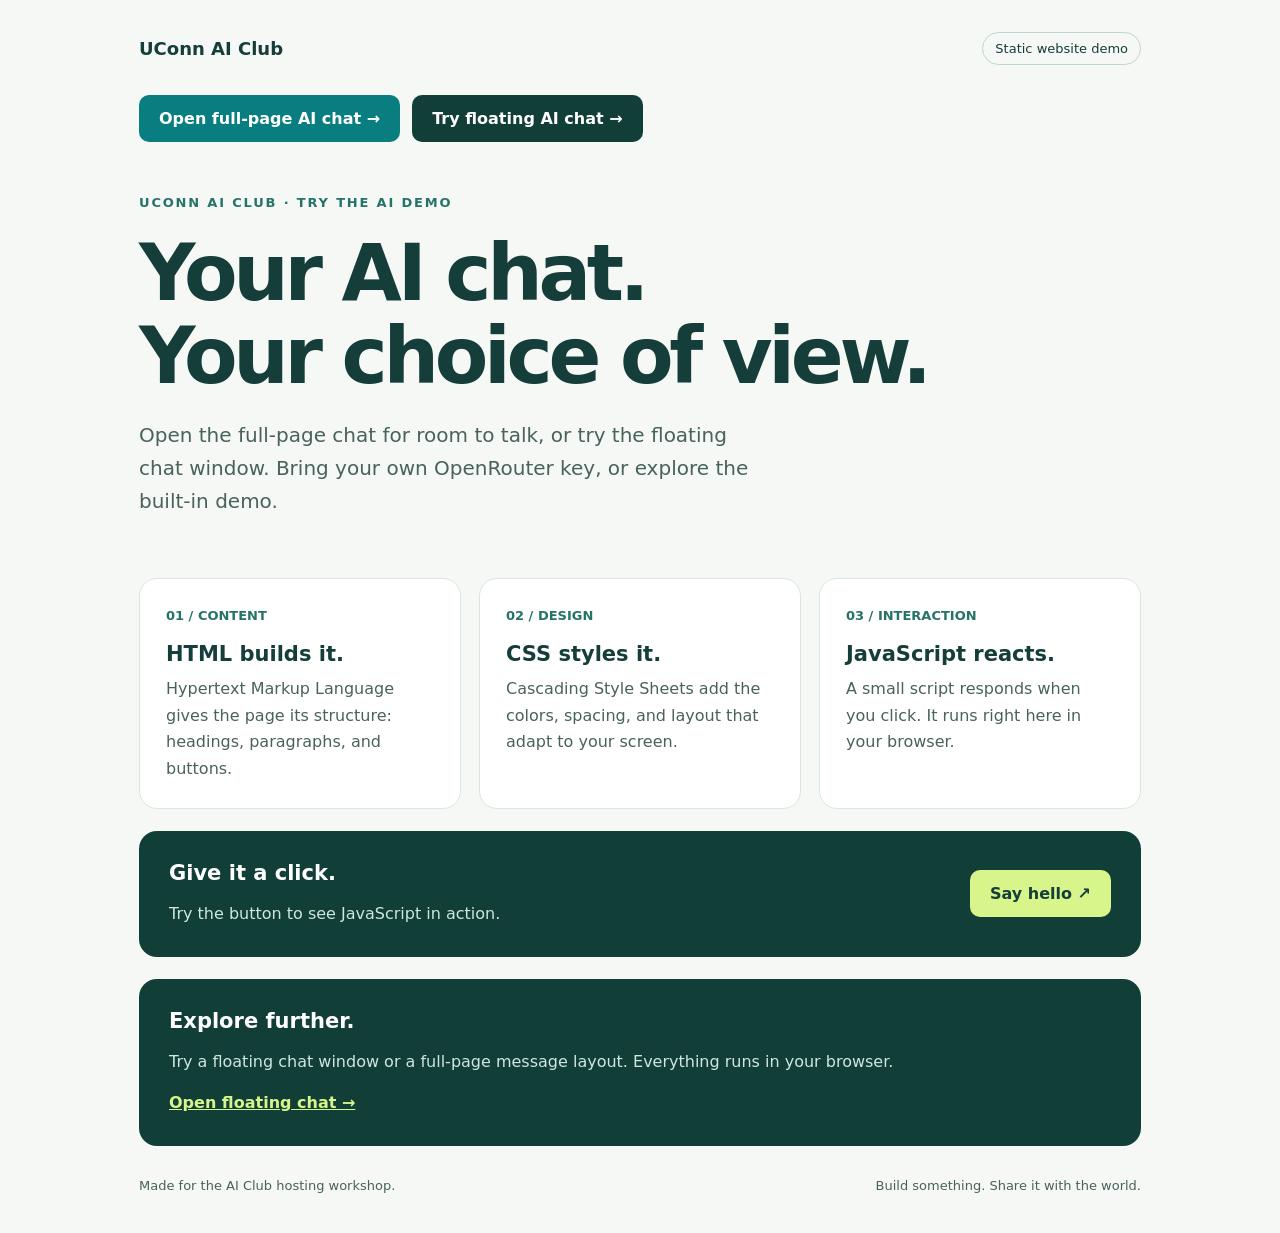
<file: index.html>
<!doctype html>
<html lang="en">
<head>
  <meta charset="utf-8">
  <meta name="viewport" content="width=device-width, initial-scale=1">
  <meta name="description" content="A simple AI Club static website for learning how web hosting works.">
  <title>UConn AI Club · My First Website</title>
  <style>
    :root { color-scheme: light; font-family: system-ui, sans-serif; color: #153d3a; background: #f5f8f5; }
    * { box-sizing: border-box; }
    body { margin: 0; }
    main { max-width: 1050px; margin: auto; padding: 32px 24px; }
    header, footer { display: flex; justify-content: space-between; gap: 16px; align-items: center; }
    .brand { font-weight: 800; font-size: 18px; }
    .badge { border: 1px solid #bdd7ce; border-radius: 30px; padding: 8px 12px; font-size: 13px; }
    .hero { padding: 40px 0 40px; max-width: 800px; }
    .eyebrow { color: #267369; font-size: 13px; font-weight: 750; letter-spacing: .14em; text-transform: uppercase; }
    h1 { font-size: clamp(42px, 7vw, 78px); line-height: 1.06; letter-spacing: -.055em; margin: 22px 0; }
    .intro { font-size: 20px; line-height: 1.65; max-width: 620px; color: #49625d; }
    .cards { display: grid; grid-template-columns: repeat(3, 1fr); gap: 18px; }
    article { background: white; border: 1px solid #dae5df; padding: 26px; border-radius: 18px; }
    .number { color: #267369; font-size: 13px; font-weight: 700; }
    h2 { font-size: 21px; margin: 18px 0 10px; }
    article p { color: #49625d; line-height: 1.65; margin: 0; }
    .demo { background: #123e38; color: white; border-radius: 18px; padding: 30px; margin-top: 22px; display: flex; align-items: center; justify-content: space-between; gap: 24px; }
    .demo h2 { margin-top: 0; }
    .demo p { color: #cee7df; line-height: 1.6; margin-bottom: 0; }
    button { background: #d7f58b; color: #153d3a; border: 0; border-radius: 10px; padding: 14px 20px; font: inherit; font-weight: 750; cursor: pointer; white-space: nowrap; }
    button:hover { background: #e5ffad; }
    button:focus-visible { outline: 3px solid white; outline-offset: 5px; }
    footer { padding: 32px 0 8px; font-size: 13px; color: #49625d; }
    @media (max-width: 650px) { .hero { padding-top: 32px; } .cards { grid-template-columns: 1fr; } .demo, footer { align-items: flex-start; flex-direction: column; } header { flex-wrap: wrap; } }
  </style>
</head>
<body>
  <main>
    <header>
      <span class="brand">UConn AI Club</span>
      <span class="badge">Static website demo</span>
    </header>
    <nav aria-label="AI chat pages" style="display:flex;flex-wrap:wrap;gap:12px;margin-top:30px">
      <a href="chat/" style="background:#087e80;color:white;padding:14px 20px;border-radius:10px;font-weight:700;text-decoration:none">Open full-page AI chat →</a>
      <a href="ai-would-you-rather/" style="background:#123e38;color:white;padding:14px 20px;border-radius:10px;font-weight:700;text-decoration:none">Try floating AI chat →</a>
    </nav>
    <section class="hero" aria-labelledby="title">
      <p class="eyebrow">UConn AI Club · Try the AI demo</p>
      <h1 id="title">Your AI chat.<br>Your choice of view.</h1>
      <p class="intro">Open the full-page chat for room to talk, or try the floating chat window. Bring your own OpenRouter key, or explore the built-in demo.</p>
    </section>
    <section class="cards" aria-label="What makes this page work">
      <article><span class="number">01 / CONTENT</span><h2>HTML builds it.</h2><p>Hypertext Markup Language gives the page its structure: headings, paragraphs, and buttons.</p></article>
      <article><span class="number">02 / DESIGN</span><h2>CSS styles it.</h2><p>Cascading Style Sheets add the colors, spacing, and layout that adapt to your screen.</p></article>
      <article><span class="number">03 / INTERACTION</span><h2>JavaScript reacts.</h2><p>A small script responds when you click. It runs right here in your browser.</p></article>
    </section>
    <section class="demo" aria-labelledby="demo-title">
      <div><h2 id="demo-title">Give it a click.</h2><p id="result" role="status" aria-live="polite">Try the button to see JavaScript in action.</p></div>
      <button id="demo-button" type="button">Say hello ↗</button>
    </section>
    <section class="demo" aria-labelledby="ai-title">
      <div><h2 id="ai-title">Explore further.</h2><p>Try a floating chat window or a full-page message layout. Everything runs in your browser.</p><p><a href="ai-would-you-rather/" style="color:#d7f58b;font-weight:700">Open floating chat →</a></p></div>
    </section>
    <noscript><p>JavaScript is disabled. You can still read this page; enable it to try the button.</p></noscript>
    <footer><span>Made for the AI Club hosting workshop.</span><span>Build something. Share it with the world.</span></footer>
  </main>
  <script>
    let clicks = 0;
    document.getElementById('demo-button').addEventListener('click', () => {
      clicks += 1;
      document.getElementById('result').textContent = `Hello from your browser! You clicked ${clicks} ${clicks === 1 ? 'time' : 'times'}.`;
    });
  </script>
</body>
</html>
</file>
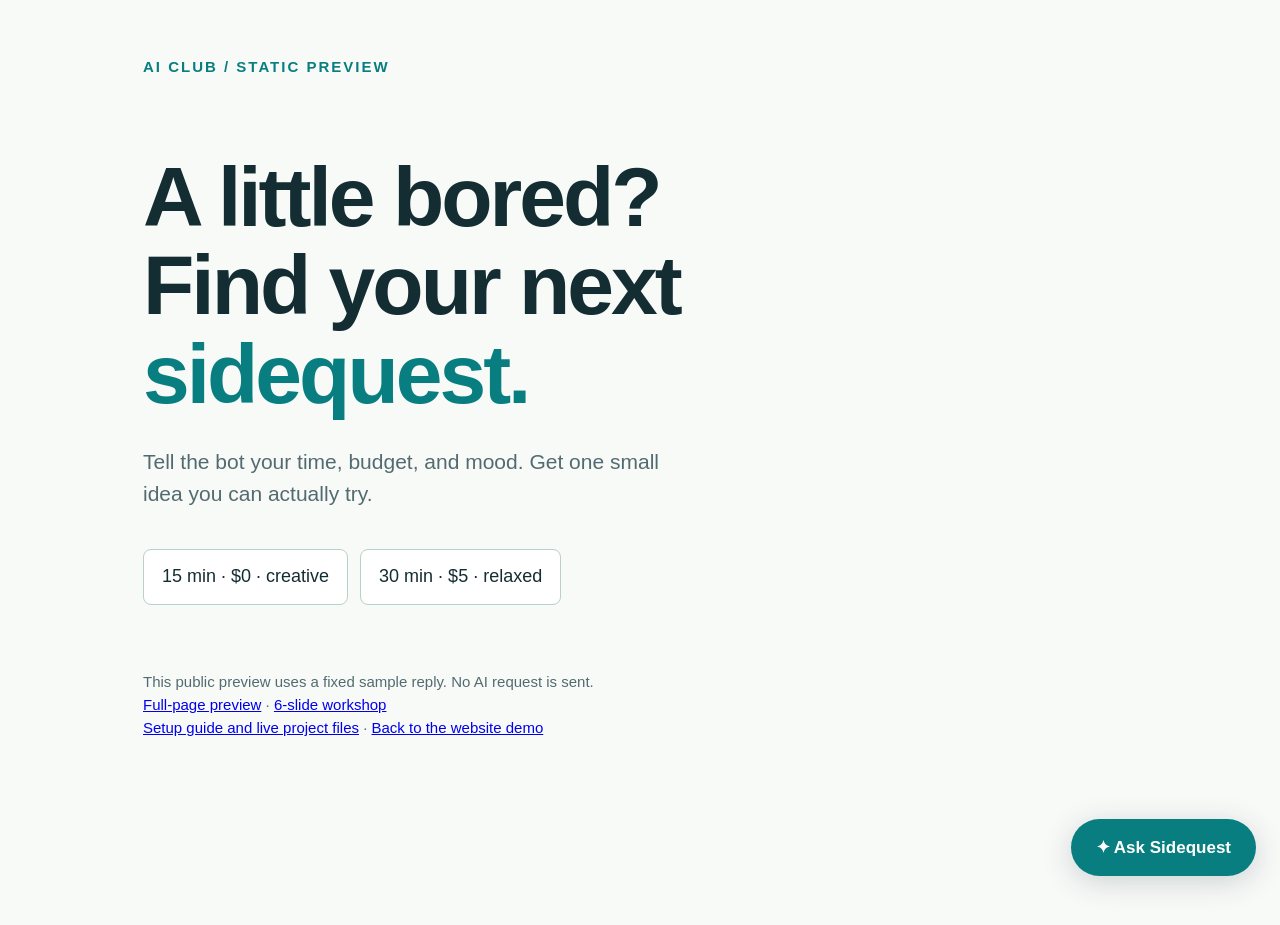
<file: ai-sidequest/index.html>
<!doctype html>
<html lang="en">
<head>
<meta charset="utf-8"><meta name="viewport" content="width=device-width,initial-scale=1">
<title>Sidequest Bot · Static Preview</title>
<script>globalThis.SIDEQUEST_PREVIEW = true;</script>
<style>
  *{box-sizing:border-box}body{margin:0;background:#f8faf8;color:#142d32;font:18px/1.55 Arial,sans-serif}main{max-width:1050px;margin:auto;padding:55px 28px 170px}.brand{font-weight:700;color:#087e80;letter-spacing:2px;font-size:15px}h1{font-size:clamp(46px,7vw,84px);line-height:1.05;max-width:800px;letter-spacing:-3px;margin:75px 0 28px}h1 em{font-style:normal;color:#087e80}.intro{max-width:530px;color:#536b70;font-size:21px}.ideas{display:flex;flex-wrap:wrap;gap:12px;margin-top:38px}.ideas button{border:1px solid #b7d1cb;background:white;border-radius:8px;padding:13px 18px;color:#142d32;font:inherit;cursor:pointer}.footnote{margin-top:65px;color:#536b70;font-size:15px;max-width:560px}button:focus-visible,a:focus-visible,input:focus-visible{outline:3px solid #c17b24;outline-offset:3px}
</style>
<!-- BOT CSS START: copy this style block to your existing page's head -->
<style>
  #sq-toggle{position:fixed;right:24px;bottom:24px;z-index:1000;border:0;border-radius:99px;padding:18px 25px;background:#087e80;color:white;font:bold 17px Arial;box-shadow:0 6px 30px #142d3230;cursor:pointer}
  #sq-panel{position:fixed;right:24px;bottom:94px;z-index:1000;width:390px;max-width:calc(100vw - 32px);max-height:calc(100dvh - 116px);background:white;color:#142d32;border:1px solid #d2e2dc;border-radius:18px;box-shadow:0 12px 60px #142d3220;overflow:auto;font:16px/1.45 Arial,sans-serif}
  #sq-panel[hidden]{display:none}#sq-panel header{padding:20px 22px;background:#142d32;color:white;display:flex;align-items:center;justify-content:space-between}#sq-panel h2{font-size:21px;margin:0}#sq-close{background:none;color:white;border:0;font-size:25px;cursor:pointer}#sq-mode{font-size:12px;color:#96e3cb;margin-top:4px}
  #sq-log{padding:18px 20px;max-height:280px;overflow:auto;white-space:pre-wrap;overflow-wrap:anywhere}.sq-message{margin:0 0 15px;padding-bottom:15px;border-bottom:1px solid #e6efec}.sq-message strong{display:block;font-size:12px;letter-spacing:1px;color:#087e80;margin-bottom:6px}#sq-form{padding:0 20px 18px}#sq-form label{display:block;font-size:13px;margin-bottom:6px}#sq-input{box-sizing:border-box;width:100%;font:16px Arial;padding:12px;border:1px solid #9bbab1;border-radius:7px}#sq-send{margin-top:10px;width:100%;background:#087e80;color:white;border:0;border-radius:7px;padding:12px;font:bold 15px Arial;cursor:pointer}#sq-send:disabled{opacity:.6;cursor:wait}#sq-status{font-size:13px;color:#536b70;min-height:20px;margin:10px 0 0}#sq-privacy{font-size:11px;padding:0 20px 16px;color:#536b70;margin:0}
  @media(max-width:500px){#sq-panel{right:16px;bottom:87px}#sq-toggle{right:16px;bottom:16px}#sq-log{max-height:210px}}
  body.sq-full main,body.sq-full #sq-toggle{display:none}body.sq-full #sq-panel{position:relative;right:auto;bottom:auto;margin:40px auto;width:650px;max-height:none}body.sq-full #sq-log{max-height:50vh}body.sq-full #sq-close{display:none}
</style>
<!-- BOT CSS END -->
</head>
<body>
<main>
  <div class="brand">AI CLUB / STATIC PREVIEW</div>
  <h1>A little bored?<br>Find your next <em>sidequest.</em></h1>
  <p class="intro">Tell the bot your time, budget, and mood. Get one small idea you can actually try.</p>
  <div class="ideas"><button data-prompt="I have 15 minutes and $0. Give me something creative to do indoors.">15 min · $0 · creative</button><button data-prompt="I have 30 minutes and $5. Suggest a relaxing activity.">30 min · $5 · relaxed</button></div>
  <p class="footnote">This public preview uses a fixed sample reply. No AI request is sent.<br><a href="?view=bot">Full-page preview</a> · <a href="slides/OpenRouter-20-Minute-Workshop.pptx">6-slide workshop</a><br><a href="https://github.com/Casper3211/Static-Page-Demo/tree/main/ai-sidequest">Setup guide and live project files</a> · <a href="../">Back to the website demo</a></p>
</main>
<!-- BOT HTML START: copy this block just before your existing page's closing body tag -->
<button id="sq-toggle" aria-controls="sq-panel" aria-expanded="false">✦ Ask Sidequest</button>
<section id="sq-panel" aria-labelledby="sq-title" hidden>
  <header><div><h2 id="sq-title">Sidequest Bot</h2><div id="sq-mode">Checking mode…</div></div><button id="sq-close" aria-label="Close chat">×</button></header>
  <div id="sq-log" role="log" aria-live="polite"><div class="sq-message"><strong>SIDEQUEST</strong>What is your time, budget, and mood? Each request is a fresh conversation.</div></div>
  <form id="sq-form"><label for="sq-input">Your message</label><input id="sq-input" maxlength="1000" required autocomplete="off" placeholder="15 minutes, $0, feeling creative"><button id="sq-send">Send</button><p id="sq-status" role="status"></p></form>
  <p id="sq-privacy">Live mode sends your message to OpenRouter and NVIDIA. Use fictional or non-sensitive inputs. Check AI suggestions before acting.</p>
</section>
<!-- BOT HTML END -->
<!-- BOT SCRIPT START: copy this script after the bot HTML -->
<script>
(() => {
  const preview = globalThis.SIDEQUEST_PREVIEW === true;
  const $ = id => document.getElementById(id);
  const panel = $('sq-panel'), toggle = $('sq-toggle'), input = $('sq-input');
  function openChat() { panel.hidden = false; toggle.setAttribute('aria-expanded','true'); input.focus(); }
  function closeChat() { panel.hidden = true; toggle.setAttribute('aria-expanded','false'); toggle.focus(); }
  toggle.onclick = () => panel.hidden ? openChat() : closeChat();
  $('sq-close').onclick = closeChat;
  panel.addEventListener('keydown', e => { if(e.key === 'Escape' && !document.body.classList.contains('sq-full')) closeChat(); });
  document.querySelectorAll('[data-prompt]').forEach(button => button.onclick = () => {openChat(); input.value = button.dataset.prompt;});
  if(location.pathname === '/bot' || new URLSearchParams(location.search).get('view') === 'bot') {document.body.classList.add('sq-full'); openChat();}
  if(preview) $('sq-mode').textContent = 'STATIC PREVIEW · canned response, no AI call';
  else fetch('/api/config').then(r => { if(!r.ok) throw Error(); return r.json(); }).then(c => {$('sq-mode').textContent = c.demo ? 'DEMO MODE · canned response, no AI call' : 'LIVE MODE · OpenRouter';}).catch(() => {$('sq-mode').textContent = 'Start server.mjs and use its local URL';});
  function addMessage(label, content) {
    const line = document.createElement('div'); line.className = 'sq-message';
    const name = document.createElement('strong'); name.textContent = label;
    line.append(name,document.createTextNode(content)); $('sq-log').append(line);
    $('sq-log').scrollTop = $('sq-log').scrollHeight;
  }
  $('sq-form').onsubmit = async e => {
    e.preventDefault(); const message = input.value.trim(); if(!message) return;
    $('sq-send').disabled = true; input.disabled = true;
    $('sq-status').textContent = 'Thinking… free models can take a while.';
    addMessage('YOU',message);
    try {
      if(preview) {
        addMessage('STATIC DEMO (NOT AI)', 'Quest: Make a tiny photo story.\nFirst step: Find three ordinary objects and give each a funny caption.\nTime: 15 minutes.\nCost: $0.\n\nThis is a fixed example. Run the workshop project locally to get real OpenRouter answers.');
        input.value = ''; $('sq-status').textContent = 'Preview complete. No message was sent to an AI service.';
        return;
      }
      // CHANGE 2: Your browser calls your backend route. No API key belongs here.
      const response = await fetch('/api/chat', {
        method: 'POST', headers: {'Content-Type':'application/json'},
        body: JSON.stringify({message}), signal: AbortSignal.timeout(65000)
      });
      const data = await response.json();
      if(!response.ok) throw new Error(data.error || 'The request failed.');
      addMessage(data.demo ? 'DEMO (NOT AI)' : 'SIDEQUEST', data.reply);
      input.value = ''; $('sq-status').textContent = 'Ready for another idea.';
    } catch(error) {
      $('sq-status').textContent = error.name === 'TimeoutError' ? 'Timed out. Try again later.' : error.message;
    } finally { $('sq-send').disabled = false; input.disabled = false; input.focus(); }
  };
})();
</script>
<!-- BOT SCRIPT END -->
</body>
</html>
</file>
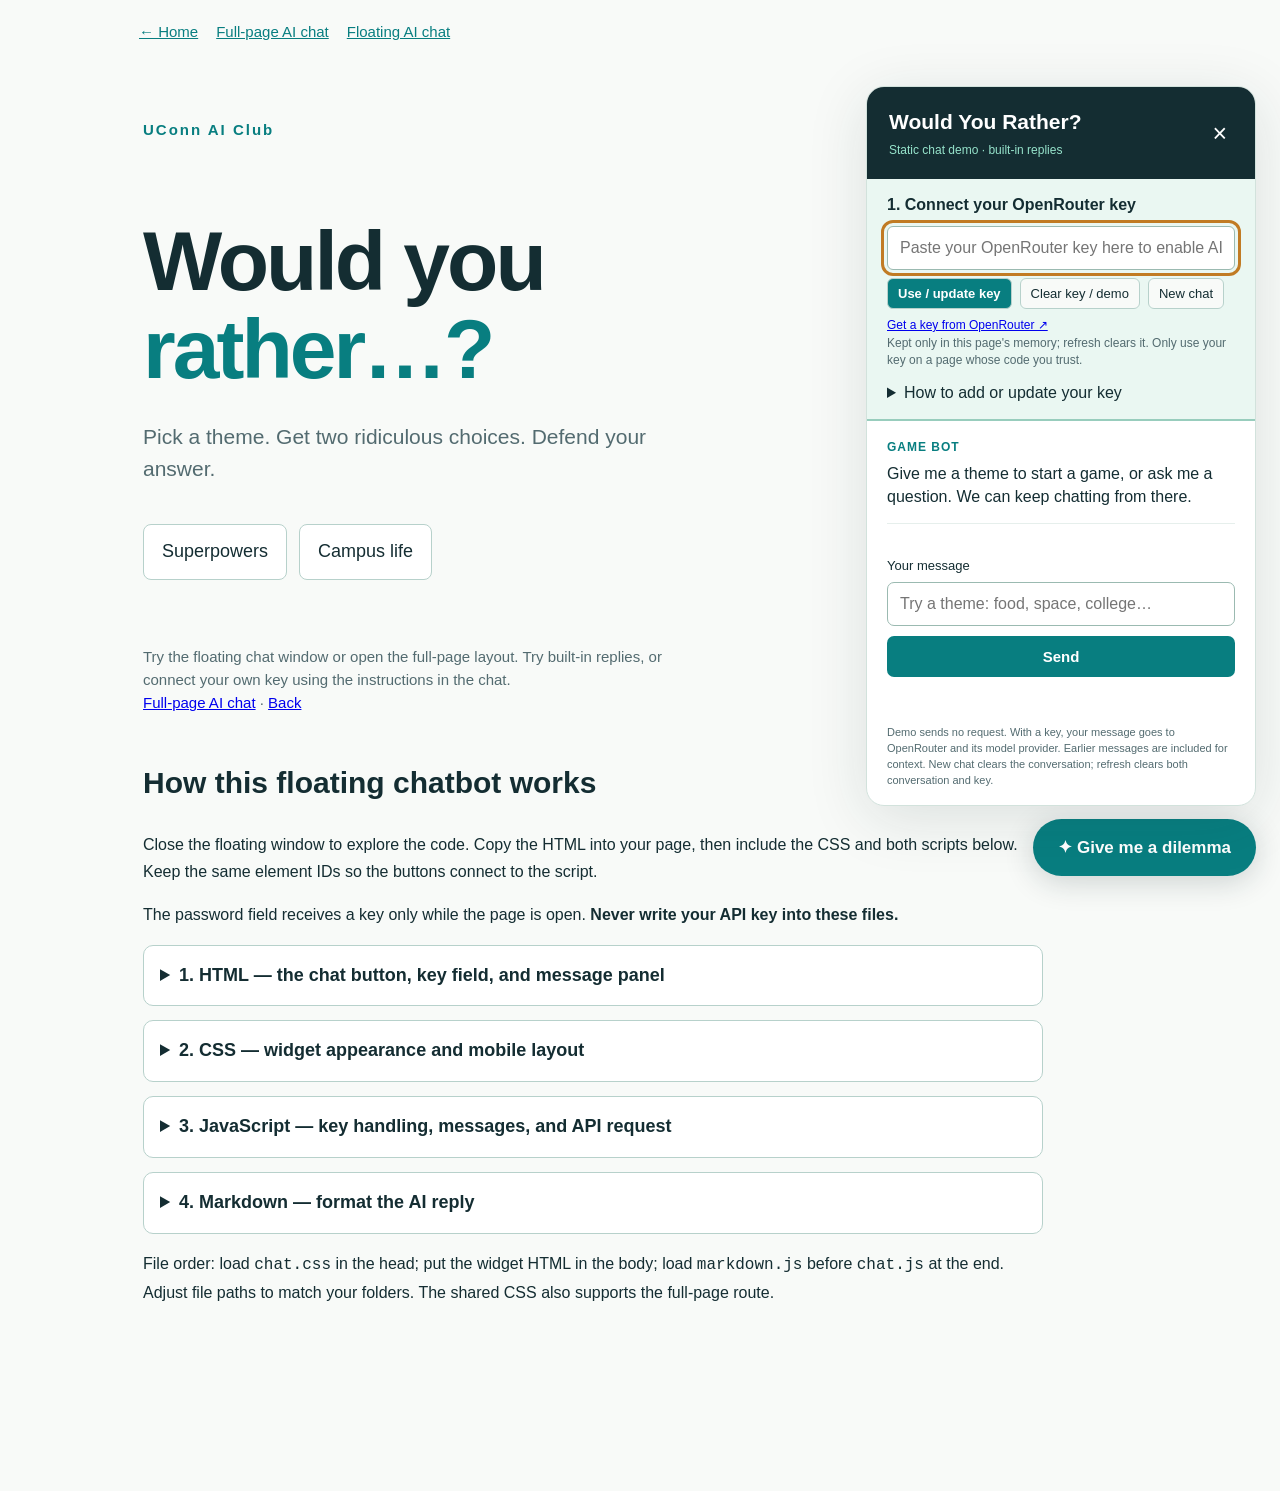
<file: ai-would-you-rather/index.html>
<!doctype html>
<html lang="en">
<head>
<meta charset="utf-8"><meta name="viewport" content="width=device-width,initial-scale=1">
<title>Would You Rather? · UConn AI Club</title>

<!-- BOT CSS START: copy this style block to your existing page's head -->

<!-- BOT CSS END -->
<link rel="stylesheet" href="../assets/chat.css">
</head>
<body>
<nav class="route-nav" aria-label="Page navigation"><a href="../">← Home</a><a href="../chat/">Full-page AI chat</a><a href="../ai-would-you-rather/">Floating AI chat</a></nav>
<main>
  <div class="brand">UConn AI Club</div>
  <!-- Customize: change the title below. -->
  <h1>Would you<br><em>rather…?</em></h1>
  <p class="intro">Pick a theme. Get two ridiculous choices. Defend your answer.</p>
  <div class="ideas"><button data-prompt="Give me a funny would-you-rather question about superpowers.">Superpowers</button><button data-prompt="Give me a funny would-you-rather question about campus life.">Campus life</button></div>
  <p class="footnote">Try the floating chat window or open the full-page layout. Try built-in replies, or connect your own key using the instructions in the chat.<br><a href="../chat/">Full-page AI chat</a> · <a href="../">Back</a></p>
  <section class="source-guide" aria-labelledby="source-title">
    <h2 id="source-title">How this floating chatbot works</h2>
    <p>Close the floating window to explore the code. Copy the HTML into your page, then include the CSS and both scripts below. Keep the same element IDs so the buttons connect to the script.</p>
    <p>The password field receives a key only while the page is open. <strong>Never write your API key into these files.</strong></p>
    <details><summary>1. HTML — the chat button, key field, and message panel</summary><button type="button" class="copy-source" data-copy="source-html" disabled>Copy HTML</button><pre><code id="source-html">Loading source…</code></pre></details>
    <details><summary>2. CSS — widget appearance and mobile layout</summary><button type="button" class="copy-source" data-copy="source-css" disabled>Copy CSS</button><pre><code id="source-css">Loading source…</code></pre></details>
    <details><summary>3. JavaScript — key handling, messages, and API request</summary><button type="button" class="copy-source" data-copy="source-js" disabled>Copy JavaScript</button><pre><code id="source-js">Loading source…</code></pre></details>
    <details><summary>4. Markdown — format the AI reply</summary><button type="button" class="copy-source" data-copy="source-markdown" disabled>Copy Markdown renderer</button><pre><code id="source-markdown">Loading source…</code></pre></details>
    <p>File order: load <code>chat.css</code> in the head; put the widget HTML in the body; load <code>markdown.js</code> before <code>chat.js</code> at the end. Adjust file paths to match your folders. The shared CSS also supports the full-page route.</p>
    <p id="source-status" role="status"></p>
  </section>
</main>
<!-- BOT HTML START: copy this block just before your existing page's closing body tag -->
<button id="sq-toggle" aria-controls="sq-panel" aria-expanded="false">✦ Give me a dilemma</button>
<section id="sq-panel" aria-labelledby="sq-title" hidden>
  <header><div><h2 id="sq-title">Would You Rather?</h2><div id="sq-mode">Static chat demo · built-in replies</div></div><button id="sq-close" aria-label="Close chat">×</button></header>
  <form id="sq-connection" autocomplete="off">
    <label for="sq-key">1. Connect your OpenRouter key</label>
    <input id="sq-key" type="password" autocomplete="off" spellcheck="false" placeholder="Paste your OpenRouter key here to enable AI">
    <div class="sq-key-actions"><button type="submit">Use / update key</button><button type="button" id="sq-clear">Clear key / demo</button><button type="button" id="sq-new">New chat</button></div>
    <p id="sq-key-note"><a href="https://openrouter.ai/settings/keys" target="_blank" rel="noopener noreferrer">Get a key from OpenRouter ↗</a><br>Kept only in this page's memory; refresh clears it. Only use your key on a page whose code you trust.</p>
    <details><summary>How to add or update your key</summary>
      <ol style="font-size:13px;padding-left:20px;line-height:1.6">
        <li>Sign in at <a href="https://openrouter.ai/settings/keys" target="_blank" rel="noopener noreferrer">OpenRouter Keys</a> and choose <strong>Create Key</strong>.</li>
        <li>Copy your key and paste it into the password field below.</li>
        <li>Click <strong>Use / update key</strong>, then send a theme such as “food”.</li>
        <li>To replace it, paste a new key and click the same button. Revoke the old key on OpenRouter if you no longer need it.</li>
      </ol>
      <p style="font-size:12px">Paste into this live page, <strong>not the HTML code on GitHub</strong>. Published code is public. Each visitor uses their own key and quota. GitHub Secrets cannot be read privately by a static webpage.</p>
    </details>
  </form>
  <div id="sq-log" role="log" aria-live="polite"><div class="sq-message"><strong>GAME BOT</strong>Give me a theme to start a game, or ask me a question. We can keep chatting from there.</div></div>
  <form id="sq-form"><label for="sq-input">Your message</label><input id="sq-input" maxlength="1000" required autocomplete="off" placeholder="Try a theme: food, space, college…"><button id="sq-send">Send</button><p id="sq-status" role="status"></p></form>
  <p id="sq-privacy">Demo sends no request. With a key, your message goes to OpenRouter and its model provider. Earlier messages are included for context. New chat clears the conversation; refresh clears both conversation and key.</p>
</section>
<!-- BOT HTML END -->
<!-- BOT SCRIPT START: copy this script after the bot HTML -->
<script src="../assets/markdown.js"></script>
<script src="../assets/chat.js"></script>
<!-- BOT SCRIPT END -->
<script>
(async () => {
  const files=[['source-html','index.html'],['source-css','../assets/chat.css'],['source-js','../assets/chat.js'],['source-markdown','../assets/markdown.js']];
  await Promise.all(files.map(async ([id,url])=>{
    const output=document.getElementById(id);
    try {
      const response=await fetch(url);if(!response.ok)throw new Error('Source unavailable');
      let source=await response.text();
      if(id==='source-html'){
        const saved=new DOMParser().parseFromString(source,'text/html');
        source='<!-- Add the CSS link in your head. -->\n<link rel="stylesheet" href="assets/chat.css">\n\n'+saved.querySelector('#sq-toggle').outerHTML+'\n'+saved.querySelector('#sq-panel').outerHTML+'\n\n<!-- Load these scripts after the widget HTML. -->\n<script src="assets/markdown.js"><'+'/script>\n<script src="assets/chat.js"><'+'/script>';
      }
      output.textContent=source;
      document.querySelector('[data-copy="'+id+'"]').disabled=false;
    }catch{output.textContent='Could not load this file. Open the published website and try again.';}
  }));
  document.querySelectorAll('.copy-source').forEach(button=>button.onclick=async()=>{
    try{await navigator.clipboard.writeText(document.getElementById(button.dataset.copy).textContent);document.getElementById('source-status').textContent='Code copied.';}
    catch{document.getElementById('source-status').textContent='Select the code and copy it manually.';}
  });
})();
</script>
</body>
</html>
</file>
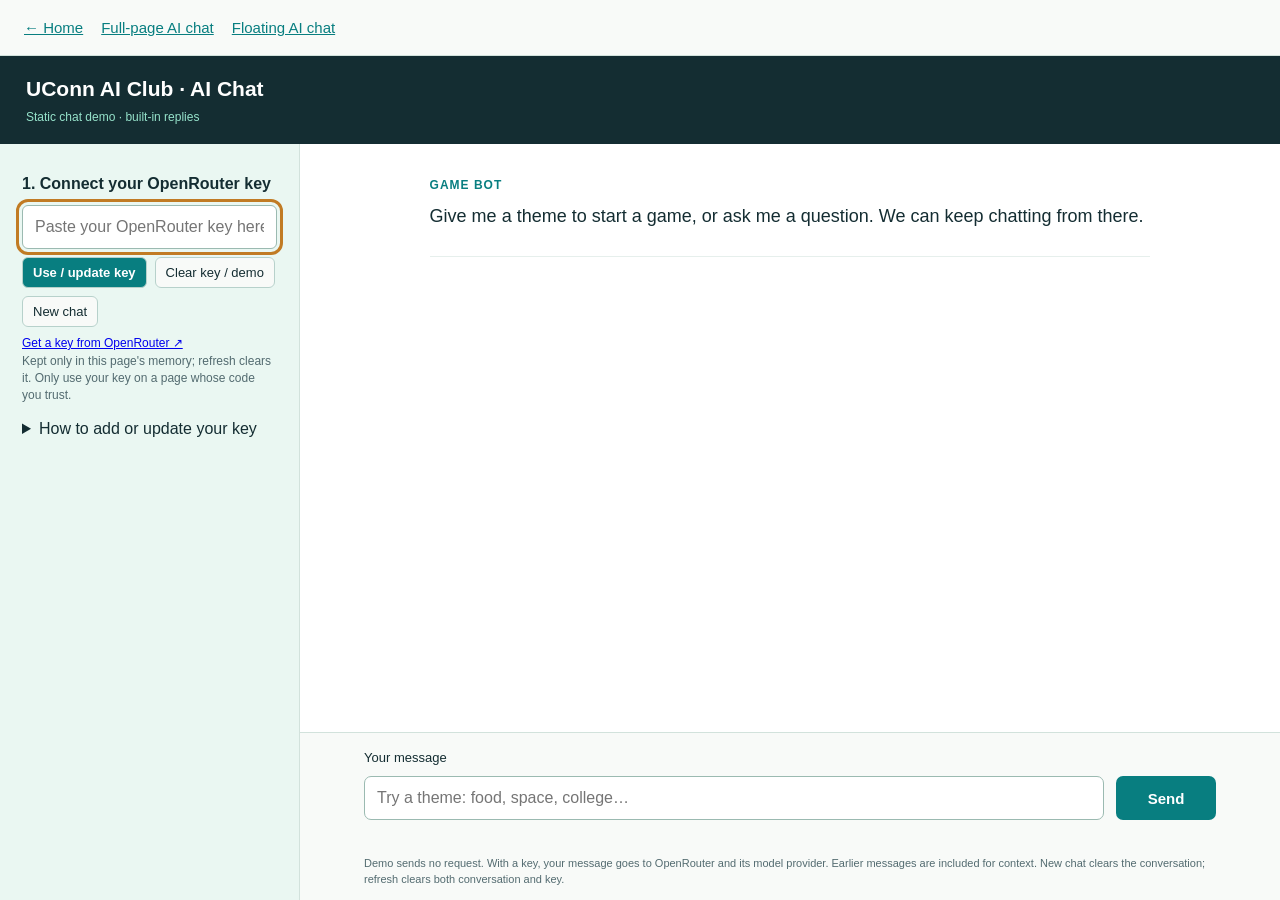
<file: chat/index.html>
<!doctype html>
<html lang="en">
<head>
<meta charset="utf-8"><meta name="viewport" content="width=device-width,initial-scale=1">
<title>Would You Rather? · UConn AI Club</title>




<link rel="stylesheet" href="../assets/chat.css">
</head>
<body data-layout="full">
<nav class="route-nav" aria-label="Page navigation"><a href="../">← Home</a><a href="../chat/">Full-page AI chat</a><a href="../ai-would-you-rather/">Floating AI chat</a></nav>


<button id="sq-toggle" aria-controls="sq-panel" aria-expanded="false">✦ Give me a dilemma</button>
<section id="sq-panel" aria-labelledby="sq-title" hidden>
  <header><div><h2 id="sq-title">UConn AI Club · AI Chat</h2><div id="sq-mode">Static chat demo · built-in replies</div></div><button id="sq-close" aria-label="Close chat">×</button></header>
  <form id="sq-connection" autocomplete="off">
    <label for="sq-key">1. Connect your OpenRouter key</label>
    <input id="sq-key" type="password" autocomplete="off" spellcheck="false" placeholder="Paste your OpenRouter key here to enable AI">
    <div class="sq-key-actions"><button type="submit">Use / update key</button><button type="button" id="sq-clear">Clear key / demo</button><button type="button" id="sq-new">New chat</button></div>
    <p id="sq-key-note"><a href="https://openrouter.ai/settings/keys" target="_blank" rel="noopener noreferrer">Get a key from OpenRouter ↗</a><br>Kept only in this page's memory; refresh clears it. Only use your key on a page whose code you trust.</p>
    <details><summary>How to add or update your key</summary>
      <ol style="font-size:13px;padding-left:20px;line-height:1.6">
        <li>Sign in at <a href="https://openrouter.ai/settings/keys" target="_blank" rel="noopener noreferrer">OpenRouter Keys</a> and choose <strong>Create Key</strong>.</li>
        <li>Copy your key and paste it into the password field below.</li>
        <li>Click <strong>Use / update key</strong>, then send a theme such as “food”.</li>
        <li>To replace it, paste a new key and click the same button. Revoke the old key on OpenRouter if you no longer need it.</li>
      </ol>
      <p style="font-size:12px">Paste into this live page, <strong>not the HTML code on GitHub</strong>. Published code is public. Each visitor uses their own key and quota. GitHub Secrets cannot be read privately by a static webpage.</p>
    </details>
  </form>
  <div id="sq-log" role="log" aria-live="polite"><div class="sq-message"><strong>GAME BOT</strong>Give me a theme to start a game, or ask me a question. We can keep chatting from there.</div></div>
  <form id="sq-form"><label for="sq-input">Your message</label><input id="sq-input" maxlength="1000" required autocomplete="off" placeholder="Try a theme: food, space, college…"><button id="sq-send">Send</button><p id="sq-status" role="status"></p></form>
  <p id="sq-privacy">Demo sends no request. With a key, your message goes to OpenRouter and its model provider. Earlier messages are included for context. New chat clears the conversation; refresh clears both conversation and key.</p>
</section>


<script src="../assets/markdown.js"></script>
<script src="../assets/chat.js"></script>

</body>
</html>
</file>
<file: assets/chat.css>
/* Customize: change the accent color. */
  :root{--accent:#087e80}
  *{box-sizing:border-box}body{margin:0;background:#f8faf8;color:#142d32;font:18px/1.55 Arial,sans-serif}main{max-width:1050px;margin:auto;padding:55px 28px 170px}.brand{font-weight:700;color:var(--accent);letter-spacing:2px;font-size:15px}h1{font-size:clamp(46px,7vw,84px);line-height:1.05;max-width:800px;letter-spacing:-3px;margin:75px 0 28px}h1 em{font-style:normal;color:var(--accent)}.intro{max-width:530px;color:#536b70;font-size:21px}.ideas{display:flex;flex-wrap:wrap;gap:12px;margin-top:38px}.ideas button{border:1px solid #b7d1cb;background:white;border-radius:8px;padding:13px 18px;color:#142d32;font:inherit;cursor:pointer}.footnote{margin-top:65px;color:#536b70;font-size:15px;max-width:560px}button:focus-visible,a:focus-visible,input:focus-visible{outline:3px solid #c17b24;outline-offset:3px}


  #sq-toggle{position:fixed;right:24px;bottom:24px;z-index:1000;border:0;border-radius:99px;padding:18px 25px;background:var(--accent);color:white;font:bold 17px Arial;box-shadow:0 6px 30px #142d3230;cursor:pointer}
  #sq-panel{position:fixed;right:24px;bottom:94px;z-index:1000;width:390px;max-width:calc(100vw - 32px);max-height:calc(100dvh - 116px);background:white;color:#142d32;border:1px solid #d2e2dc;border-radius:18px;box-shadow:0 12px 60px #142d3220;overflow:auto;font:16px/1.45 Arial,sans-serif}
  #sq-panel[hidden]{display:none}#sq-panel header{padding:20px 22px;background:#142d32;color:white;display:flex;align-items:center;justify-content:space-between}#sq-panel h2{font-size:21px;margin:0}#sq-close{background:none;color:white;border:0;font-size:25px;cursor:pointer}#sq-mode{font-size:12px;color:#96e3cb;margin-top:4px}
  #sq-connection{padding:14px 20px;border-bottom:1px solid #d2e2dc}#sq-connection label{font-size:13px;display:block;margin-bottom:5px}#sq-key{box-sizing:border-box;width:100%;padding:9px;font:14px Arial;border:1px solid #9bbab1;border-radius:6px}.sq-key-actions{display:flex;gap:8px;margin:8px 0}#sq-connection button{font:13px Arial;padding:7px 10px;border:1px solid #b7d1cb;border-radius:6px;background:#f8faf8;color:#142d32;cursor:pointer}#sq-key-note{font-size:11px;margin:5px 0 0;color:#536b70}
  #sq-log{padding:18px 20px;max-height:210px;overflow:auto;white-space:normal;overflow-wrap:anywhere}.sq-message{margin:0 0 15px;padding-bottom:15px;border-bottom:1px solid #e6efec}.sq-message > strong{display:block;font-size:12px;letter-spacing:1px;color:var(--accent);margin-bottom:6px}#sq-form{padding:0 20px 18px}#sq-form label{display:block;font-size:13px;margin-bottom:6px}#sq-input{box-sizing:border-box;width:100%;font:16px Arial;padding:12px;border:1px solid #9bbab1;border-radius:7px}#sq-send{margin-top:10px;width:100%;background:var(--accent);color:white;border:0;border-radius:7px;padding:12px;font:bold 15px Arial;cursor:pointer}#sq-send:disabled{opacity:.6;cursor:wait}#sq-status{font-size:13px;color:#536b70;min-height:20px;margin:10px 0 0}#sq-privacy{font-size:11px;padding:0 20px 16px;color:#536b70;margin:0}
  @media(max-width:500px){#sq-panel{right:16px;bottom:87px}#sq-toggle{right:16px;bottom:16px}#sq-log{max-height:170px}}
  body.sq-full main,body.sq-full #sq-toggle{display:none}body.sq-full #sq-panel{position:relative;right:auto;bottom:auto;margin:40px auto;width:650px;max-height:none}body.sq-full #sq-log{max-height:50vh}body.sq-full #sq-close{display:none}

.route-nav{max-width:1050px;margin:auto;padding:20px 24px;display:flex;gap:18px;flex-wrap:wrap;font-size:15px}.route-nav a{color:#087e80}
#sq-connection{background:#eaf7f2;border-bottom:2px solid #98cdbd}#sq-connection label{font-size:16px;font-weight:bold;margin-bottom:10px}#sq-key{padding:12px;font-size:16px;background:white}#sq-connection button[type=submit]{background:#087e80;color:white;font-weight:bold}.sq-key-actions{flex-wrap:wrap}#sq-connection details{margin-top:12px}#sq-key-note{font-size:12px}
.sq-content{white-space:pre-wrap}.sq-content p{margin:0 0 10px}.sq-content ul,.sq-content ol{padding-left:24px;margin:8px 0}.sq-content strong{font-weight:700}.sq-content code{background:#edf2ef;padding:2px 5px;border-radius:4px;font-size:14px}.sq-content pre{overflow-x:auto;background:#edf2ef;padding:12px;border-radius:8px;white-space:pre-wrap}.sq-content pre code{padding:0}.sq-content h3,.sq-content h4,.sq-content h5{margin:12px 0 8px}.sq-content a{color:#087e80}.sq-content blockquote{margin:8px 0;padding-left:12px;border-left:3px solid #98cdbd}
/* Full-page route: fill the viewport, with setup beside the conversation. */
body.sq-full{height:100dvh;display:flex;flex-direction:column;overflow:hidden;background:white}
body.sq-full .route-nav{flex:none;width:100%;max-width:none;margin:0;padding:16px 24px;border-bottom:1px solid #d2e2dc;background:#f8faf8}
body.sq-full #sq-panel{position:relative;inset:auto;flex:1;min-height:0;display:grid;grid-template-columns:300px minmax(0,1fr);grid-template-rows:auto minmax(0,1fr) auto auto;margin:0;width:100%;max-width:none;max-height:none;border:0;border-radius:0;box-shadow:none;overflow:hidden}
body.sq-full #sq-panel header{grid-column:1/-1;padding:18px 26px}
body.sq-full #sq-connection{grid-column:1;grid-row:2/5;margin:0;padding:28px 22px;overflow:auto;border:0;border-right:1px solid #d2e2dc}
body.sq-full #sq-log{grid-column:2;grid-row:2;min-height:0;max-height:none;overflow-y:auto;padding:32px clamp(24px,5vw,90px)}
body.sq-full .sq-message{max-width:1000px;margin:0 auto 24px;padding-bottom:24px;font-size:18px;line-height:1.65}
body.sq-full #sq-form{grid-column:2;grid-row:3;display:grid;grid-template-columns:minmax(0,1fr) 100px;gap:8px 12px;padding:16px clamp(24px,5vw,90px) 8px;border-top:1px solid #d2e2dc;background:#f8faf8}
body.sq-full #sq-form label{grid-column:1/-1;margin:0}body.sq-full #sq-send{margin:0}body.sq-full #sq-status{grid-column:1/-1;margin:0}
body.sq-full #sq-privacy{grid-column:2;grid-row:4;padding:0 clamp(24px,5vw,90px) 12px;background:#f8faf8}
@media(max-width:700px){
 body.sq-full .route-nav{padding:10px 14px;gap:10px;font-size:13px}
 body.sq-full #sq-panel{grid-template-columns:minmax(0,1fr);grid-template-rows:auto auto minmax(80px,1fr) auto auto}
 body.sq-full #sq-panel header{grid-column:1;padding:12px 16px}body.sq-full #sq-panel h2{font-size:18px}
 body.sq-full #sq-connection{grid-column:1;grid-row:2;max-height:190px;padding:12px 16px;border-right:0;border-bottom:1px solid #d2e2dc}
 body.sq-full #sq-log{grid-column:1;grid-row:3;padding:18px 16px}
 body.sq-full .sq-message{font-size:16px}
 body.sq-full #sq-form{grid-column:1;grid-row:4;padding:10px 16px 6px;grid-template-columns:minmax(0,1fr) 72px}
 body.sq-full #sq-privacy{grid-column:1;grid-row:5;padding:0 16px 8px}
}
/* Readable conversation measure and clear separation between reply blocks. */
body.sq-full .sq-message{max-width:72ch;width:100%;min-width:0}
.sq-content{max-width:100%;overflow-wrap:anywhere;white-space:pre-wrap}
.sq-content p{display:block;white-space:normal;line-height:1.7;margin:0 0 1em}
.sq-content p:last-child{margin-bottom:0}
.sq-content li{margin-bottom:.5em}
.source-guide{margin:45px 0 0;max-width:900px}.source-guide h2{font-size:30px}.source-guide p{font-size:16px;line-height:1.7}.source-guide details{margin:14px 0;border:1px solid #b7d1cb;border-radius:10px;padding:16px;background:white}.source-guide summary{font-weight:bold;cursor:pointer}.source-guide pre{max-height:440px;overflow:auto;white-space:pre;font:13px/1.6 Consolas,monospace;background:#142d32;color:#eaf7f2;padding:20px;border-radius:8px}.copy-source{margin-top:12px;border:0;border-radius:6px;padding:9px 13px;background:#087e80;color:white;cursor:pointer}.copy-source:disabled{opacity:.5;cursor:wait}
</file>
